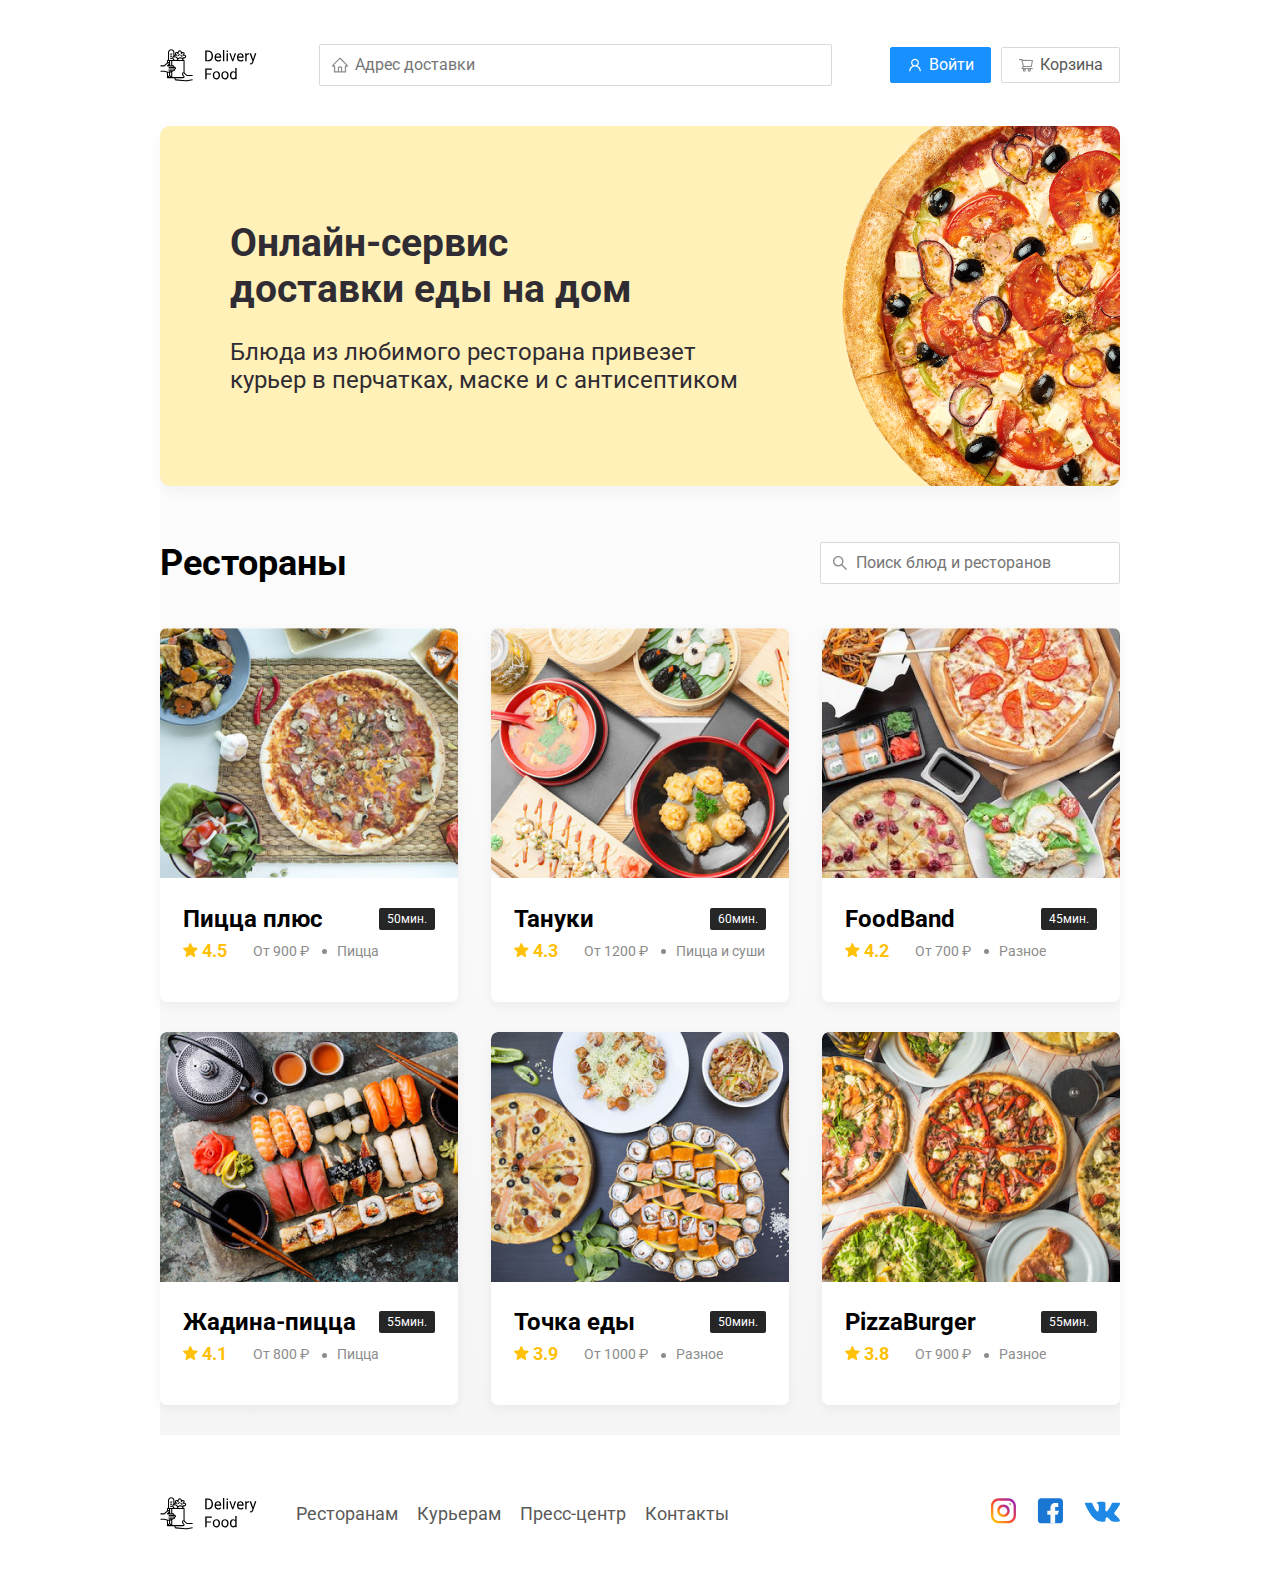
<file: index.html>
<!DOCTYPE html>
<html lang="en">
<head>
    <meta charset="UTF-8">
    <meta name="viewport" content="width=device-width, initial-scale=1.0">
    <title>Delivery Food - доставка еды на дом</title>
    
    <link href="https://fonts.googleapis.com/css2?family=Roboto&display=swap" rel="stylesheet">
    <link rel="stylesheet" href="css/normalize.css">
    <link rel="stylesheet" href="css/style.css">
</head>
<body>
   <div class="container">
        <!-- Шапка сайта -->
    <header class="header">
        <img src="img/logo.svg" alt="logo" class="logo">
        <input type="text" class="input input-address" placeholder="Адрес доставки">
        <div class="buttons">
            <button class="button button-primary">
                <img src="img/user.svg" alt="user" class="button-icon">
               <span class="button-text">Войти</span>
            </button>
            <button class="button">
                <img src="img/shopping-cart.svg" alt="cart" class="button-icon">
                <span class="button-text">Корзина</span>
            </button>
        </div>
    </header>

    <main class="main">
        <section class="promo">
            <h1 class="promo-title">Онлайн-сервис <br> доставки еды на дом</h1>
            <p class="promo-text">Блюда из любимого ресторана привезет курьер в перчатках, маске и с антисептиком</p>
        </section>
    
        <section class="restaraunts">
            <div class="section-heading">
            <h2 class="section-title">Рестораны</h2>
            <input type="text" class="input input-search" placeholder="Поиск блюд и ресторанов">
        </div>
        
        <div class="cards">
            <a href="tanuki.html" class="card">
                <img src="img/card1.jpg" alt="" class="card-image">
                <div class="card-text">
                    <div class="card-heading">
                        <h3 class="card-title">
                            Пицца плюс
                        </h3>
                        <span class="card-tag tag">
                            50мин.
                        </span>
                    </div>
    
                    <div class="card-info">
                        <div class="rating">
                            <img src="img/rating.svg" alt="star" class="rating-star">
                            4.5
                        </div>
                        <div class="price">
                            От 900 ₽
                        </div>
                        <div class="category">
                            Пицца 
                        </div>
                    </div>
                </div>
            </a>
            <!--card-->
    
            <a href="tanuki.html" class="card">
                <img src="img/card2.jpg" alt="" class="card-image">
                <div class="card-text">
                    <div class="card-heading">
                        <h3 class="card-title">
                            Тануки 
                        </h3>
                        <span class="card-tag tag">
                            60мин.
                        </span>
                    </div>
    
                    <div class="card-info">
                        <div class="rating">
                            <img src="img/rating.svg" alt="star" class="rating-star">
                            4.3
                        </div>
                        <div class="price">
                            От 1200 ₽
                        </div>
                        <div class="category">
                            Пицца и суши 
                        </div>
                    </div>
                </div>
            </a>
            <!--card-->
    
            <a href="foodband.html" class="card">
                <img src="img/card3.jpg" alt="" class="card-image">
                <div class="card-text">
                    <div class="card-heading">
                        <h3 class="card-title">
                            FoodBand
                        </h3>
                        <span class="card-tag tag">
                            45мин.
                        </span>
                    </div>
    
                    <div class="card-info">
                        <div class="rating">
                            <img src="img/rating.svg" alt="star" class="rating-star">
                            4.2
                        </div>
                        <div class="price">
                            От 700 ₽
                        </div>
                        <div class="category">
                            Разное 
                        </div>
                    </div>
                </div>
            </a>
            <!--card-->
    
            <a href="jadina-pizza.html" class="card">
                <img src="img/card4.jpg" alt="" class="card-image">
                <div class="card-text">
                    <div class="card-heading">
                        <h3 class="card-title">
                            Жадина-пицца
                        </h3>
                        <span class="card-tag tag">
                            55мин.
                        </span>
                    </div>
    
                    <div class="card-info">
                        <div class="rating">
                            <img src="img/rating.svg" alt="star" class="rating-star">
                            4.1
                        </div>
                        <div class="price">
                            От 800 ₽
                        </div>
                        <div class="category">
                            Пицца 
                        </div>
                    </div>
                </div>
            </a>
            <!--card-->
    
            <a href="tochkaedi.html" class="card">
                <img src="img/card5.jpg" alt="" class="card-image">
                <div class="card-text">
                    <div class="card-heading">
                        <h3 class="card-title">
                            Точка еды
                        </h3>
                        <span class="card-tag tag">
                            50мин.
                        </span>
                    </div>
    
                    <div class="card-info">
                        <div class="rating">
                            <img src="img/rating.svg" alt="star" class="rating-star">
                            3.9
                        </div>
                        <div class="price">
                            От 1000 ₽
                        </div>
                        <div class="category">
                            Разное 
                        </div>
                    </div>
                </div>
            </a>
            <!--card-->
    
            <a href="pizzaburger.html" class="card">
                <img src="img/card6.jpg" alt="" class="card-image">
                <div class="card-text">
                    <div class="card-heading">
                        <h3 class="card-title">
                            PizzaBurger
                        </h3>
                        <span class="card-tag tag">
                            55мин.
                        </span>
                    </div>
    
                    <div class="card-info">
                        <div class="rating">
                            <img src="img/rating.svg" alt="star" class="rating-star">
                            3.8
                        </div>
                        <div class="price">
                            От 900 ₽
                        </div>
                        <div class="category">
                            Разное 
                        </div>
                    </div>
                </div>
            </a>
            <!--card-->
        </div>
        <!--cards-->
        </section> 
    </main>

    <footer class="footer">
        <div class="footer-block">
            <img src="img/logo.svg" alt="logo" class="logo footer-logo">
            <nav class="footer-nav">
                <a href="#" class="footer-link">Ресторанам</a>
                <a href="#" class="footer-link">Курьерам</a>
                <a href="#" class="footer-link">Пресс-центр</a>
                <a href="#" class="footer-link">Контакты</a>
            </nav>
            <div class="social-links">
                <a href="#" class="social-link"><img src="img/inst.svg" alt="social-link"></a>
                <a href="#" class="social-link"><img src="img/face.svg" alt="social-link"></a>
                <a href="#" class="social-link"><img src="img/vk.svg" alt="social-link"></a>
            </div>
        </div>
    </footer>
   </div>

</body>
</html>
</file>
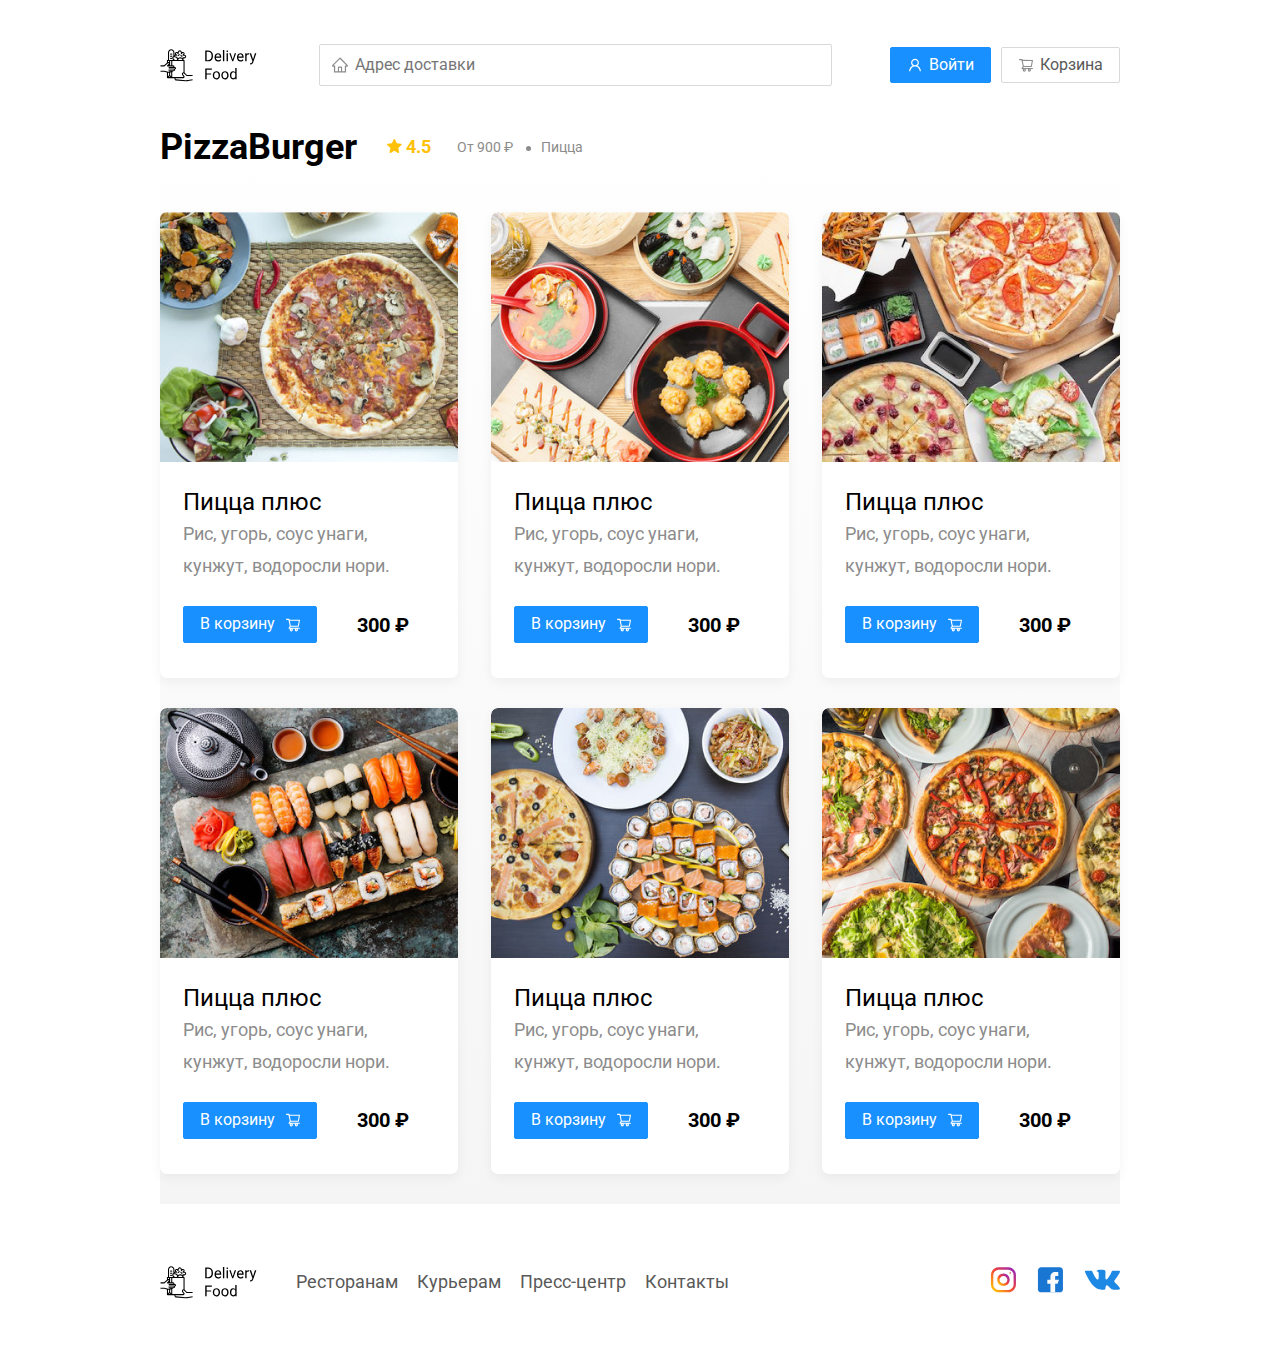
<file: foodband.html>
<!DOCTYPE html>
<html lang="en">
<head>
    <meta charset="UTF-8">
    <meta name="viewport" content="width=device-width, initial-scale=1.0">
    <title>PizzaBurger - доставка еды на дом</title>
    
    <link href="https://fonts.googleapis.com/css2?family=Roboto&display=swap" rel="stylesheet">
    <link rel="stylesheet" href="css/normalize.css">
    <link rel="stylesheet" href="css/style.css">
</head>
<body>
   <div class="container">
        <!-- Шапка сайта -->
    <header class="header">
        <img src="img/logo.svg" alt="logo" class="logo">
        <input type="text" class="input input-address" placeholder="Адрес доставки">
        <div class="buttons">
            <button class="button button-primary">
                <img src="img/user.svg" alt="user" class="button-icon">
               <span class="button-text">Войти</span>
            </button>
            <button class="button">
                <img src="img/shopping-cart.svg" alt="cart" class="button-icon">
                <span class="button-text">Корзина</span>
            </button>
        </div>
    </header>

    <main class="main">
    
        <section class="restaraunts">
            <div class="section-heading">
            <h2 class="section-title">PizzaBurger</h2>
            <div class="card-info">
                <div class="rating">
                    <img src="img/rating.svg" alt="star" class="rating-star">
                    4.5
                </div>
                <div class="price">
                    От 900 ₽
                </div>
                <div class="category">
                    Пицца 
                </div>
            </div>
        </div>
        
        <div class="cards">
            <div class="card">
                <img src="img/card1.jpg" alt="" class="card-image">
                <div class="card-text">
                    <div class="card-heading">
                        <h3 class="card-title card-title-reg">
                            Пицца плюс
                        </h3>
                      
                    </div>
    
                    <div class="card-info">
                     
                        <div class="ingredients">
                            Рис, угорь, соус унаги, кунжут, водоросли нори.
                        </div>
                    </div>
                    <div class="card-buttons">
                        <button class="button button-primary">
                            <span class="button-card-text">В корзину</span>
                            <img src="img/shopping-cart1.svg" alt="shopping-cart" class="button-card-image">
                        </button>
                        <strong class="card-price-bold">300 ₽</strong>
                    </div>
                </div>
            </div>
            <!--card-->
    
            <div class="card">
                <img src="img/card2.jpg" alt="" class="card-image">
                <div class="card-text">
                    <div class="card-heading">
                        <h3 class="card-title card-title-reg">
                            Пицца плюс
                        </h3>
                      
                    </div>
    
                    <div class="card-info">
                     
                        <div class="ingredients">
                            Рис, угорь, соус унаги, кунжут, водоросли нори.
                        </div>
                    </div>
                    <div class="card-buttons">
                        <button class="button button-primary">
                            <span class="button-card-text">В корзину</span>
                            <img src="img/shopping-cart1.svg" alt="shopping-cart" class="button-card-image">
                        </button>
                        <strong class="card-price-bold">300 ₽</strong>
                    </div>
                </div>
            </div>
            <!--card-->
    
            <div class="card">
                <img src="img/card3.jpg" alt="" class="card-image">
                <div class="card-text">
                    <div class="card-heading">
                        <h3 class="card-title card-title-reg">
                            Пицца плюс
                        </h3>
                      
                    </div>
    
                    <div class="card-info">
                     
                        <div class="ingredients">
                            Рис, угорь, соус унаги, кунжут, водоросли нори.
                        </div>
                    </div>
                    <div class="card-buttons">
                        <button class="button button-primary">
                            <span class="button-card-text">В корзину</span>
                            <img src="img/shopping-cart1.svg" alt="shopping-cart" class="button-card-image">
                        </button>
                        <strong class="card-price-bold">300 ₽</strong>
                    </div>
                </div>
            </div>
            <!--card-->
    
            <div class="card">
                <img src="img/card4.jpg" alt="" class="card-image">
                <div class="card-text">
                    <div class="card-heading">
                        <h3 class="card-title card-title-reg">
                            Пицца плюс
                        </h3>
                      
                    </div>
    
                    <div class="card-info">
                     
                        <div class="ingredients">
                            Рис, угорь, соус унаги, кунжут, водоросли нори.
                        </div>
                    </div>
                    <div class="card-buttons">
                        <button class="button button-primary">
                            <span class="button-card-text">В корзину</span>
                            <img src="img/shopping-cart1.svg" alt="shopping-cart" class="button-card-image">
                        </button>
                        <strong class="card-price-bold">300 ₽</strong>
                    </div>
                </div>
            </div>
            <!--card-->
    
            <div class="card">
                <img src="img/card5.jpg" alt="" class="card-image">
                <div class="card-text">
                    <div class="card-heading">
                        <h3 class="card-title card-title-reg">
                            Пицца плюс
                        </h3>
                      
                    </div>
    
                    <div class="card-info">
                     
                        <div class="ingredients">
                            Рис, угорь, соус унаги, кунжут, водоросли нори.
                        </div>
                    </div>
                    <div class="card-buttons">
                        <button class="button button-primary">
                            <span class="button-card-text">В корзину</span>
                            <img src="img/shopping-cart1.svg" alt="shopping-cart" class="button-card-image">
                        </button>
                        <strong class="card-price-bold">300 ₽</strong>
                    </div>
                </div>
            </div>
            <!--card-->
    
            <div class="card">
                <img src="img/card6.jpg" alt="" class="card-image">
                <div class="card-text">
                    <div class="card-heading">
                        <h3 class="card-title card-title-reg">
                            Пицца плюс
                        </h3>
                      
                    </div>
    
                    <div class="card-info">
                     
                        <div class="ingredients">
                            Рис, угорь, соус унаги, кунжут, водоросли нори.
                        </div>
                    </div>
                    <div class="card-buttons">
                        <button class="button button-primary">
                            <span class="button-card-text">В корзину</span>
                            <img src="img/shopping-cart1.svg" alt="shopping-cart" class="button-card-image">
                        </button>
                        <strong class="card-price-bold">300 ₽</strong>
                    </div>
                </div>
            </div>
            <!--card-->
        </div>
        <!--cards-->
        </section> 
    </main>

    <footer class="footer">
        <div class="footer-block">
            <img src="img/logo.svg" alt="logo" class="logo footer-logo">
            <nav class="footer-nav">
                <a href="#" class="footer-link">Ресторанам</a>
                <a href="#" class="footer-link">Курьерам</a>
                <a href="#" class="footer-link">Пресс-центр</a>
                <a href="#" class="footer-link">Контакты</a>
            </nav>
            <div class="social-links">
                <a href="#" class="social-link"><img src="img/inst.svg" alt="social-link"></a>
                <a href="#" class="social-link"><img src="img/face.svg" alt="social-link"></a>
                <a href="#" class="social-link"><img src="img/vk.svg" alt="social-link"></a>
            </div>
        </div>
    </footer>
   </div>

</body>
</html>
</file>
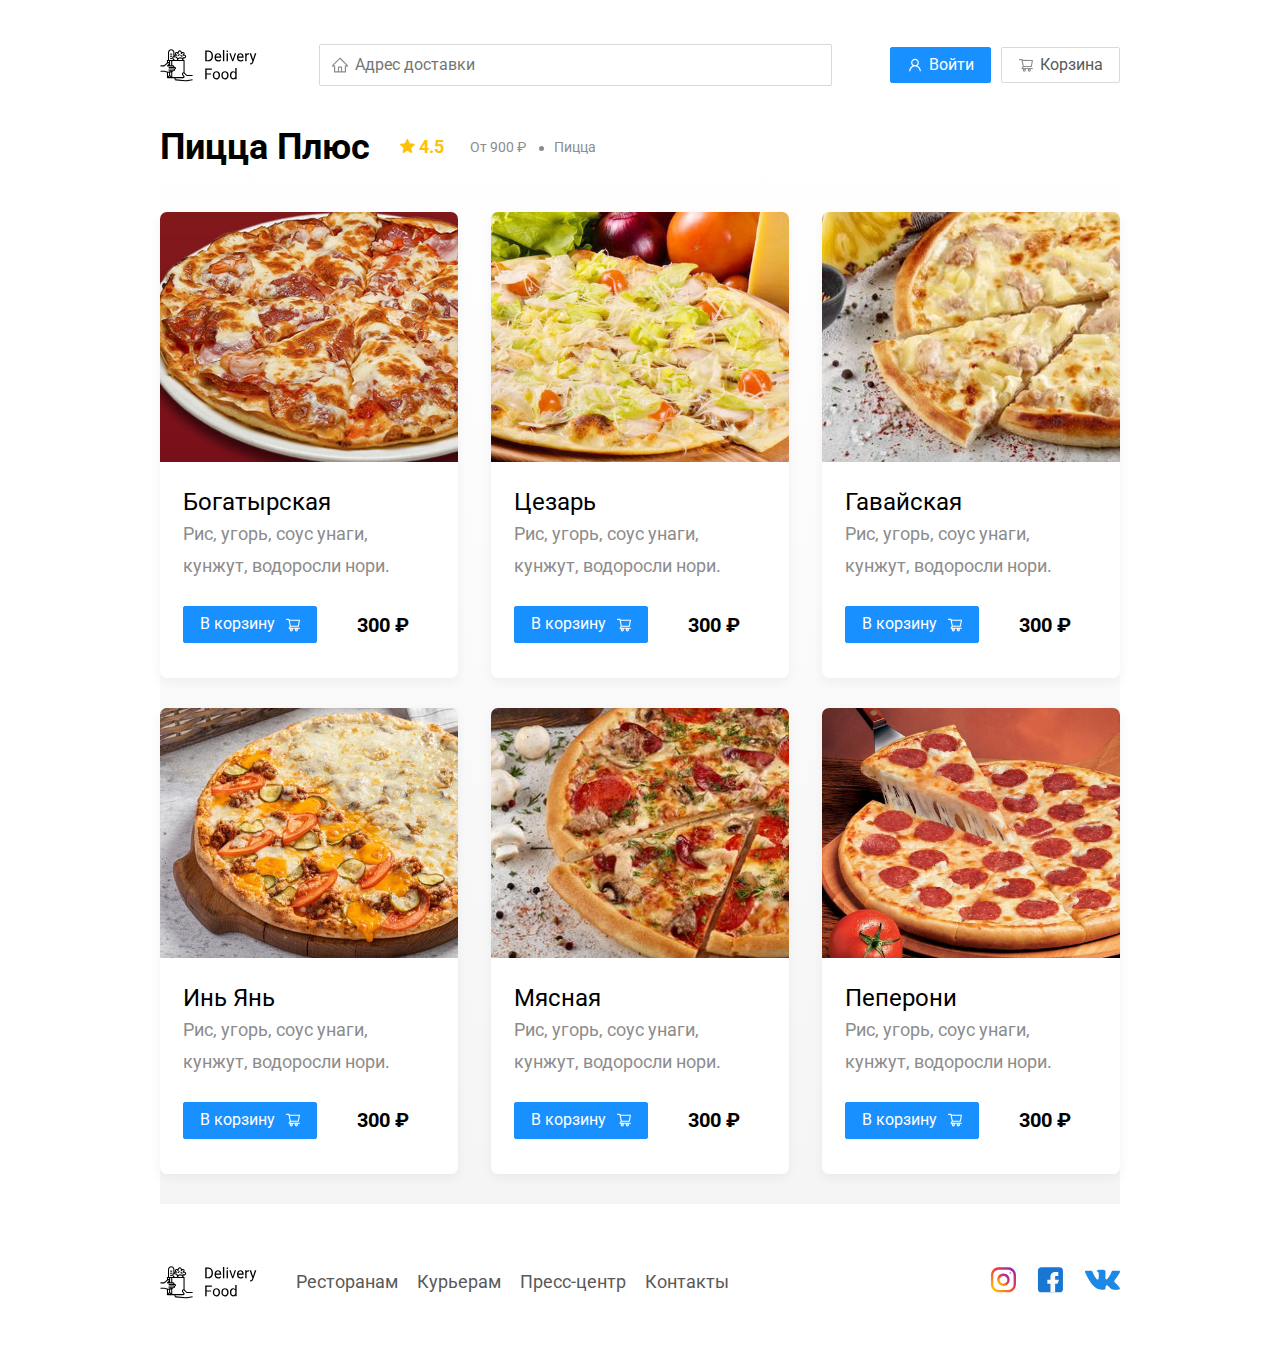
<file: pizzaplus.html>
<!DOCTYPE html>
<html lang="en">
<head>
    <meta charset="UTF-8">
    <meta name="viewport" content="width=device-width, initial-scale=1.0">
    <title>PizzaBurger - доставка еды на дом</title>
    
    <link href="https://fonts.googleapis.com/css2?family=Roboto&display=swap" rel="stylesheet">
    <link rel="stylesheet" href="css/normalize.css">
    <link rel="stylesheet" href="css/style.css">
</head>
<body>
   <div class="container">
        <!-- Шапка сайта -->
    <header class="header">
        <img src="img/logo.svg" alt="logo" class="logo">
        <input type="text" class="input input-address" placeholder="Адрес доставки">
        <div class="buttons">
            <button class="button button-primary">
                <img src="img/user.svg" alt="user" class="button-icon">
               <span class="button-text">Войти</span>
            </button>
            <button class="button">
                <img src="img/shopping-cart.svg" alt="cart" class="button-icon">
                <span class="button-text">Корзина</span>
            </button>
        </div>
    </header>

    <main class="main">
    
        <section class="restaraunts">
            <div class="section-heading">
            <h2 class="section-title">Пицца Плюс</h2>
            <div class="card-info">
                <div class="rating">
                    <img src="img/rating.svg" alt="star" class="rating-star">
                    4.5
                </div>
                <div class="price">
                    От 900 ₽
                </div>
                <div class="category">
                    Пицца 
                </div>
            </div>
        </div>
        
        <div class="cards">
            <div class="card">
                <img src="img/pizzaplus/bogatirskaya.jpg" alt="" class="card-image">
                <div class="card-text">
                    <div class="card-heading">
                        <h3 class="card-title card-title-reg">
                            Богатырская
                        </h3>
                      
                    </div>
    
                    <div class="card-info">
                     
                        <div class="ingredients">
                            Рис, угорь, соус унаги, кунжут, водоросли нори.
                        </div>
                    </div>
                    <div class="card-buttons">
                        <button class="button button-primary">
                            <span class="button-card-text">В корзину</span>
                            <img src="img/shopping-cart1.svg" alt="shopping-cart" class="button-card-image">
                        </button>
                        <strong class="card-price-bold">300 ₽</strong>
                    </div>
                </div>
            </div>
            <!--card-->
    
            <div class="card">
                <img src="img/pizzaplus/cezar.jpg" alt="" class="card-image">
                <div class="card-text">
                    <div class="card-heading">
                        <h3 class="card-title card-title-reg">
                            Цезарь
                        </h3>
                      
                    </div>
    
                    <div class="card-info">
                     
                        <div class="ingredients">
                            Рис, угорь, соус унаги, кунжут, водоросли нори.
                        </div>
                    </div>
                    <div class="card-buttons">
                        <button class="button button-primary">
                            <span class="button-card-text">В корзину</span>
                            <img src="img/shopping-cart1.svg" alt="shopping-cart" class="button-card-image">
                        </button>
                        <strong class="card-price-bold">300 ₽</strong>
                    </div>
                </div>
            </div>
            <!--card-->
    
            <div class="card">
                <img src="img/pizzaplus/gavai.jpeg" alt="" class="card-image">
                <div class="card-text">
                    <div class="card-heading">
                        <h3 class="card-title card-title-reg">
                            Гавайская
                        </h3>
                      
                    </div>
    
                    <div class="card-info">
                     
                        <div class="ingredients">
                            Рис, угорь, соус унаги, кунжут, водоросли нори.
                        </div>
                    </div>
                    <div class="card-buttons">
                        <button class="button button-primary">
                            <span class="button-card-text">В корзину</span>
                            <img src="img/shopping-cart1.svg" alt="shopping-cart" class="button-card-image">
                        </button>
                        <strong class="card-price-bold">300 ₽</strong>
                    </div>
                </div>
            </div>
            <!--card-->
    
            <div class="card">
                <img src="img/pizzaplus/inyan.jpg" alt="" class="card-image">
                <div class="card-text">
                    <div class="card-heading">
                        <h3 class="card-title card-title-reg">
                            Инь Янь
                        </h3>
                      
                    </div>
    
                    <div class="card-info">
                     
                        <div class="ingredients">
                            Рис, угорь, соус унаги, кунжут, водоросли нори.
                        </div>
                    </div>
                    <div class="card-buttons">
                        <button class="button button-primary">
                            <span class="button-card-text">В корзину</span>
                            <img src="img/shopping-cart1.svg" alt="shopping-cart" class="button-card-image">
                        </button>
                        <strong class="card-price-bold">300 ₽</strong>
                    </div>
                </div>
            </div>
            <!--card-->
    
            <div class="card">
                <img src="img/pizzaplus/myasnaya.jpeg" alt="" class="card-image">
                <div class="card-text">
                    <div class="card-heading">
                        <h3 class="card-title card-title-reg">
                            Мясная
                        </h3>
                      
                    </div>
    
                    <div class="card-info">
                     
                        <div class="ingredients">
                            Рис, угорь, соус унаги, кунжут, водоросли нори.
                        </div>
                    </div>
                    <div class="card-buttons">
                        <button class="button button-primary">
                            <span class="button-card-text">В корзину</span>
                            <img src="img/shopping-cart1.svg" alt="shopping-cart" class="button-card-image">
                        </button>
                        <strong class="card-price-bold">300 ₽</strong>
                    </div>
                </div>
            </div>
            <!--card-->
    
            <div class="card">
                <img src="img/pizzaplus/pepeproni.jpg" alt="" class="card-image">
                <div class="card-text">
                    <div class="card-heading">
                        <h3 class="card-title card-title-reg">
                            Пеперони
                        </h3>
                      
                    </div>
    
                    <div class="card-info">
                     
                        <div class="ingredients">
                            Рис, угорь, соус унаги, кунжут, водоросли нори.
                        </div>
                    </div>
                    <div class="card-buttons">
                        <button class="button button-primary">
                            <span class="button-card-text">В корзину</span>
                            <img src="img/shopping-cart1.svg" alt="shopping-cart" class="button-card-image">
                        </button>
                        <strong class="card-price-bold">300 ₽</strong>
                    </div>
                </div>
            </div>
            <!--card-->
        </div>
        <!--cards-->
        </section> 
    </main>

    <footer class="footer">
        <div class="footer-block">
            <img src="img/logo.svg" alt="logo" class="logo footer-logo">
            <nav class="footer-nav">
                <a href="#" class="footer-link">Ресторанам</a>
                <a href="#" class="footer-link">Курьерам</a>
                <a href="#" class="footer-link">Пресс-центр</a>
                <a href="#" class="footer-link">Контакты</a>
            </nav>
            <div class="social-links">
                <a href="#" class="social-link"><img src="img/inst.svg" alt="social-link"></a>
                <a href="#" class="social-link"><img src="img/face.svg" alt="social-link"></a>
                <a href="#" class="social-link"><img src="img/vk.svg" alt="social-link"></a>
            </div>
        </div>
    </footer>
   </div>

</body>
</html>
</file>
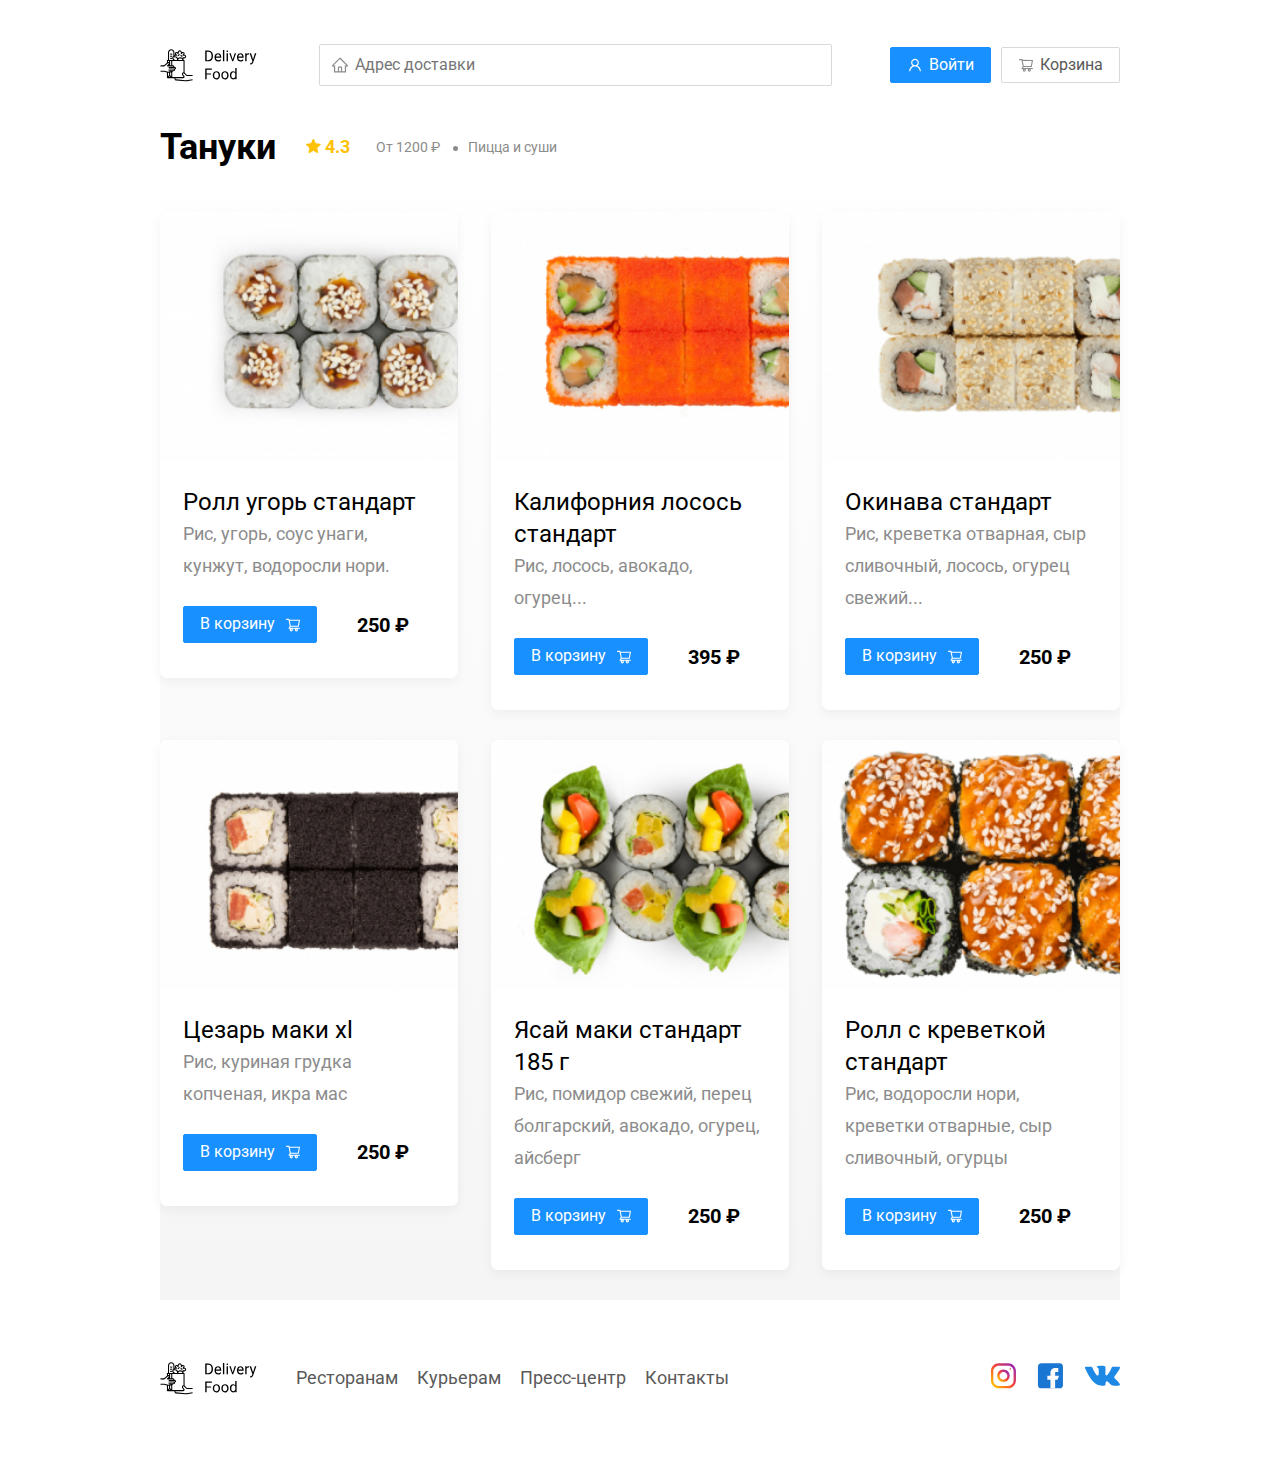
<file: tanuki.html>
<!DOCTYPE html>
<html lang="en">
<head>
    <meta charset="UTF-8">
    <meta name="viewport" content="width=device-width, initial-scale=1.0">
    <title>PizzaBurger - доставка еды на дом</title>
    
    <link href="https://fonts.googleapis.com/css2?family=Roboto&display=swap" rel="stylesheet">
    <link rel="stylesheet" href="css/normalize.css">
    <link rel="stylesheet" href="css/animate.css">
    <link rel="stylesheet" href="css/style.css">
</head>
<body>
   <div class="container">
        <!-- Шапка сайта -->
    <header class="header">
        <img src="img/logo.svg" alt="logo" class="logo">
        <input type="text" class="input input-address" placeholder="Адрес доставки">
        <div class="buttons">
            <button class="button button-primary">
                <img src="img/user.svg" alt="user" class="button-icon">
               <span class="button-text">Войти</span>
            </button>
            <button class="button" id="cart-button">
                <img src="img/shopping-cart.svg" alt="cart" class="button-icon">
                <span class="button-text">Корзина</span>
            </button>
        </div>
    </header>

    <main class="main">
    
        <section class="restaraunts">
            <div class="section-heading">
            <h2 class="section-title">Тануки</h2>
            <div class="card-info">
                <div class="rating">
                    <img src="img/rating.svg" alt="star" class="rating-star">
                    4.3
                </div>
                <div class="price">
                    От 1200 ₽
                </div>
                <div class="category">
                    Пицца и суши
                </div>
            </div>
        </div>
        
        <div class="cards">
            <div class="card wow fadeInUp " data-wow-delay='0.2s'>
                <img src="img/Tanuki/card1.jpg" alt="" class="card-image">
                <div class="card-text">
                    <div class="card-heading">
                        <h3 class="card-title card-title-reg">
                            Ролл угорь стандарт
                        </h3>
                      
                    </div>
    
                    <div class="card-info">
                     
                        <div class="ingredients">
                            Рис, угорь, соус унаги, кунжут, водоросли нори.
                        </div>
                    </div>
                    <div class="card-buttons">
                        <button class="button button-primary">
                            <span class="button-card-text">В корзину</span>
                            <img src="img/shopping-cart1.svg" alt="shopping-cart" class="button-card-image">
                        </button>
                        <strong class="card-price-bold">250 ₽</strong>
                    </div>
                </div>
            </div>
            <!--card-->
    
            <div class="card wow fadeInUp " data-wow-delay='0.4s'>
                <img src="img/Tanuki/card2.jpg" alt="" class="card-image">
                <div class="card-text">
                    <div class="card-heading">
                        <h3 class="card-title card-title-reg">
                            Калифорния лосось стандарт
                        </h3>
                      
                    </div>
    
                    <div class="card-info">
                     
                        <div class="ingredients">
                            Рис, лосось, авокадо, огурец...
                        </div>
                    </div>
                    <div class="card-buttons">
                        <button class="button button-primary">
                            <span class="button-card-text">В корзину</span>
                            <img src="img/shopping-cart1.svg" alt="shopping-cart" class="button-card-image">
                        </button>
                        <strong class="card-price-bold">395 ₽</strong>
                    </div>
                </div>
            </div>
            <!--card-->
    
            <div class="card wow fadeInUp " data-wow-delay='0.6s'>
                <img src="img/Tanuki/card3.jpg" alt="" class="card-image">
                <div class="card-text">
                    <div class="card-heading">
                        <h3 class="card-title card-title-reg">
                            Окинава стандарт
                        </h3>
                      
                    </div>
    
                    <div class="card-info">
                     
                        <div class="ingredients">
                            Рис, креветка отварная, сыр сливочный, лосось, огурец свежий...
                        </div>
                    </div>
                    <div class="card-buttons">
                        <button class="button button-primary">
                            <span class="button-card-text">В корзину</span>
                            <img src="img/shopping-cart1.svg" alt="shopping-cart" class="button-card-image">
                        </button>
                        <strong class="card-price-bold">250 ₽</strong>
                    </div>
                </div>
            </div>
            <!--card-->
    
            <div class="card wow fadeInUp " data-wow-delay='0.2s'>
                <img src="img/Tanuki/card4.jpg" alt="" class="card-image">
                <div class="card-text">
                    <div class="card-heading">
                        <h3 class="card-title card-title-reg">
                            Цезарь маки хl
                        </h3>
                      
                    </div>
    
                    <div class="card-info">
                     
                        <div class="ingredients">
                            Рис, куриная грудка копченая, икра мас
                        </div>
                    </div>
                    <div class="card-buttons">
                        <button class="button button-primary">
                            <span class="button-card-text">В корзину</span>
                            <img src="img/shopping-cart1.svg" alt="shopping-cart" class="button-card-image">
                        </button>
                        <strong class="card-price-bold">250 ₽</strong>
                    </div>
                </div>
            </div>
            <!--card-->
    
            <div class="card wow fadeInUp " data-wow-delay='0.4s'>
                <img src="img/Tanuki/card5.jpg" alt="" class="card-image">
                <div class="card-text">
                    <div class="card-heading">
                        <h3 class="card-title card-title-reg">
                            Ясай маки стандарт 185 г
                        </h3>
                      
                    </div>
    
                    <div class="card-info">
                     
                        <div class="ingredients">
                            Рис, помидор свежий, перец болгарский, авокадо, огурец, айсберг
                        </div>
                    </div>
                    <div class="card-buttons">
                        <button class="button button-primary">
                            <span class="button-card-text">В корзину</span>
                            <img src="img/shopping-cart1.svg" alt="shopping-cart" class="button-card-image">
                        </button>
                        <strong class="card-price-bold">250 ₽</strong>
                    </div>
                </div>
            </div>
            <!--card-->
    
            <div class="card wow fadeInUp " data-wow-delay='0.6s'>
                <img src="img/Tanuki/card6.jpg" alt="" class="card-image">
                <div class="card-text">
                    <div class="card-heading">
                        <h3 class="card-title card-title-reg">
                            Ролл с креветкой стандарт
                        </h3>
                      
                    </div>
    
                    <div class="card-info">
                     
                        <div class="ingredients">
                            Рис, водоросли нори, креветки отварные, сыр сливочный, огурцы
                        </div>
                    </div>
                    <div class="card-buttons">
                        <button class="button button-primary">
                            <span class="button-card-text">В корзину</span>
                            <img src="img/shopping-cart1.svg" alt="shopping-cart" class="button-card-image">
                        </button>
                        <strong class="card-price-bold">250 ₽</strong>
                    </div>
                </div>
            </div>
            <!--card-->
        </div>
        <!--cards-->
        </section> 
    </main>

    <footer class="footer">
        <div class="footer-block">
            <img src="img/logo.svg" alt="logo" class="logo footer-logo">
            <nav class="footer-nav">
                <a href="#" class="footer-link">Ресторанам</a>
                <a href="#" class="footer-link">Курьерам</a>
                <a href="#" class="footer-link">Пресс-центр</a>
                <a href="#" class="footer-link">Контакты</a>
            </nav>
            <div class="social-links">
                <a href="#" class="social-link"><img src="img/inst.svg" alt="social-link"></a>
                <a href="#" class="social-link"><img src="img/face.svg" alt="social-link"></a>
                <a href="#" class="social-link"><img src="img/vk.svg" alt="social-link"></a>
            </div>
        </div>
    </footer>
   </div>
   <div class="modal">
       <div class="modal-dialog">
           <div class="modal-header">
               <h3 class="modal-title">Корзина</h3>
               <button class="close">&times;</button>
           </div>

           <div class="modal-body">
               <div class="food-row">
                   <span class="food-name">Ролл угорь стандарт</span>
                   <strong class="food-price">250 ₽</strong>
                <div class="food-counter">
                    <button class="counter-button">-</button>
                    <span class="counter">1</span>
                    <button class="counter-button">+</button>
                </div>
               </div>

               <div class="food-row">
                <span class="food-name">Ролл угорь стандарт</span>
                <strong class="food-price">250 ₽</strong>
             <div class="food-counter">
                 <button class="counter-button">-</button>
                 <span class="counter">1</span>
                 <button class="counter-button">+</button>
             </div>
            </div>

            <div class="food-row">
                <span class="food-name">Ролл угорь стандарт</span>
                <strong class="food-price">250 ₽</strong>
             <div class="food-counter">
                 <button class="counter-button">-</button>
                 <span class="counter">1</span>
                 <button class="counter-button">+</button>
             </div>
            </div>

            <div class="food-row">
                <span class="food-name">Ролл угорь стандарт</span>
                <strong class="food-price">250 ₽</strong>
             <div class="food-counter">
                 <button class="counter-button">-</button>
                 <span class="counter">1</span>
                 <button class="counter-button">+</button>
             </div>
            </div>

            <div class="food-row">
                <span class="food-name">Ролл угорь стандарт</span>
                <strong class="food-price">250 ₽</strong>
             <div class="food-counter">
                 <button class="counter-button">-</button>
                 <span class="counter">1</span>
                 <button class="counter-button">+</button>
             </div>
            </div>
           </div>
           <div class="modal-footer">
               <span class="modal-price-tag">
                1250 ₽
               </span>
               <div class="footer-buttons">
                   <button class="button button-primary">
                    Оформить заказ
                   </button>
                   <button class="button">
                    Отмена
                   </button>
               </div>
           </div>
        </div>
       </div>
   </div>
   <script src="js/wow.min.js"></script>
<script src="js/main.js"></script>
</body>
</html>
</file>
<file: css/style.css>
*{
    box-sizing: border-box;
}
body{
    font-family: 'Roboto', sans-serif;
    padding-top: 44px;
}
.container{
    max-width: 1200px;
    margin: auto;
}
.header{
    display: flex;
    align-items: center;
    justify-content: space-between;
    
    margin-bottom: 40px;
}
.input{
    background: #FFFFFF;
    border: 1px solid #D9D9D9;
    border-radius: 2px;
    font-size: 16px;
    line-height: 24px;
    padding: 8px;
    padding-left: 35px;
    background-repeat: no-repeat;
    background-position: left 11px center;
}
.input-address{
    flex:0.8;
    background-image: url(../img/home.svg);
}
.input-search{
    margin-left: auto;
    background-image: url(../img/search.svg);
    width: 300px;    
}
.buttons{
    display: flex;
    align-items: center;
}
.button{
    display: flex;
    align-items: center;
    padding: 8px 16px;
    background: #FFFFFF;
    border: 1px solid #D9D9D9;
    box-sizing: border-box;
    box-shadow: 0px 0px 2px rgba(0, 0, 0, 0.0015);
    border-radius: 2px;
    color: #595959;
}
.button-primary{
    background-color: #1890ff;
    border: 1px solid #1890ff;
    color: #fff;
    margin-right: 10px;
}
.button-icon{
    margin-right: 6px;
}
.button-card-text{
    margin-right: 10px;
}
.main{
    background: linear-gradient(180deg, rgba(245, 245, 245, 0) 1.04%, #F5F5F5 100%);
}
.promo{
    box-shadow: 0px 7px 12px rgba(158, 158, 163, 0.1);
    background: #FFF1B8 url(../img/pizza.png) no-repeat top right -100px / 800px;
    border-radius: 10px;
    padding: 68px 70px;
    margin-bottom: 56px;
}
.promo-title{
font-style: normal;
font-weight: bold;
font-size: 39px;
line-height: 46px;

color: #302C34;
}
.promo-text{
    font-style: normal;
    font-weight: normal;    
max-width: 538px;
font-size: 24px;
line-height: 28px;

color: #302C34;
}
.section-heading{
    display: flex;
    align-items: center;
    margin-bottom: 44px;
}
.section-title{
    font-style: normal;
font-weight: bold;
font-size: 36px;
line-height: 42px;
margin: 0;
color: #000000; 
margin-right: 30px;
}
.cards{
    display: flex;
    align-items: flex-start;
    flex-wrap: wrap;
    justify-content: space-between;
}
.card{
    background: #FFFFFF;
box-shadow: 0px 4px 12px rgba(0, 0, 0, 0.05);
border-radius: 7px;
overflow: hidden;
margin-bottom: 30px;
flex-basis: 31%;
text-decoration: none;
}
.card-image{
    width: 384px;
    height: 250px;
    object-fit: cover;
}
.card-text{
    padding-top: 20px;
    padding-bottom: 35px;
    padding-left: 23px;
    padding-right: 23px;
}
.card-heading{
    display: flex;
    align-items: center;
    justify-content: space-between;
}
.card-title{
    margin: 0;
 font-style: normal;
font-weight: bold;
font-size: 24px;
line-height: 32px;
color:#000000;
}
.card-title-reg{
    font-weight: 400;
}
.card-tag{
font-style: normal;
font-weight: normal;
font-size: 12px;
line-height: 20px;
color:#fff;
background: #262626;
border-radius: 2px;
padding: 1px 8px;
}

.card-info{
    display: flex;
    align-items: center;
    flex-wrap: wrap;
}
.card-buttons{
    display: flex;
    align-items: center;
    margin-top: 24px;
}
.card-price-bold{
    margin-left: 30px;
    font-size: 20px;
    line-height: 32px;
}
.rating{
margin-right: 26px;
color: #ffc107;
font-style: normal;
font-weight: bold;
font-size: 18px;
line-height: 32px;
}
.price , .category{
    color: #8C8C8C;
    font-style: normal;
    font-weight: normal;
    font-size: 18px;
    line-height: 32px;
}
.ingredients{
    color: #8C8C8C;
    font-style: normal;
    font-weight: normal;
    font-size: 18px;
    line-height: 32px;
}
.category{
    text-overflow: ellipsis ;
    overflow: hidden;
    white-space: nowrap;
    max-width: 150px;
}
.price{
    margin-right: 10px;
}
.price:after{
    content: '';
    display: inline-block;
    width: 5px;
    height: 5px;
    background-color: #8c8c8c;
    vertical-align: middle;
    border-radius: 50%;
    margin-left: 10px;
}
.footer{
    padding: 60px 0;
}
.footer-nav{
    margin-right: auto;
    margin-left: 35px;
}
.footer-block{
    display: flex;
    align-items: center;
    justify-content: space-between;
}
.footer-link{
display: inline-block;
color: #595959;
font-style: normal;
font-weight: normal;
font-size: 18px;
line-height: 21px;
text-decoration: none;
}
.footer-link:not(:last-child){
    margin-right: 15px;
}
.social-links{
    display: flex;
    align-items: center;
}
.social-link:not(:last-child){
    margin-right: 21px;
}
.modal{
    position: fixed;
    left: 0;
    top: 0;
    width: 100%;
    height: 100%;
    background: rgba(0, 0, 0, 0.4);
    display: none;
}
.is_open{
    display: flex;
}
.modal-dialog{
    margin: auto;
max-width: 780px;
width: 95%;
background: #FFFFFF;
border-radius: 5px;
padding: 40px 45px;
}
.modal-header{
    display: flex;
    align-items: center;
    justify-content: space-between;
    margin-bottom: 45px;
}
.modal-title{
    margin: 0;
    font-weight: bold;
    font-size: 36px;
    line-height: 42px;
}
.close{
    font-size: 36px; 
    border: none;
    background-color: transparent;
}
.modal-body{
    margin-bottom: 52px;
}
.food-row{
    display: flex;
    align-items: flex-start;
    justify-content: space-between;
    padding-bottom: 8px;
    border-bottom: 1px solid #d9d9d9;
    margin-bottom: 15px;
}
.food-name{
font-weight: normal;
font-size: 18px;
line-height: 32px;
}
.food-price{
    margin-left: auto;
    margin-right: 47px;
    font-weight: bold;
    font-size: 20px;
    line-height: 32px;
}
.food-counter{
    display: flex;
    align-items: center;
}
.counter-button{
display: flex;
align-items: center;
justify-content: space-between;
width: 39px;
height: 32px;
background: #FFFFFF;
border: 1px solid #40A9FF;
box-sizing: border-box;
border-radius: 2px;
font-weight: normal;
font-size: 14px;
line-height: 22px;
color: #40A9FF;
}
.counter{
font-weight: normal;
font-size: 16px;
line-height: 24px;
margin-left: 10px;
margin-right: 10px;
}
.modal-footer{
    display: flex;
    align-items: center;
    justify-content: space-between;
}
.footer-buttons{
    display: flex;
    align-items: center;
}
.modal-price-tag{
    background: #262626;
    border-radius: 5px;
    font-weight: bold;
    font-size: 20px;
    line-height: 23px;
    color: #fafafa;
    padding: 15px 20px;
}



@media (max-width:1366px) {
    .container{
        max-width:960px;
    }
    .promo{
        background-position: center right -300px;
        background-size: 700px;
    }
    .category , .price{
        font-size: 14px;
    }
    @media(max-width:992px){
        .container{
            max-width: 750px;
        }
        .promo{
            padding: 50px;
            background-size: 500px;
            background-position: center right -230px;
        }
        .promo-text{
            font-size: 18px;
            max-width: 400px;
        }
        .card{
            flex-basis: 49%;
        }
        .footer-link{
            font-size: 16px;
        }
    }
    
}
@media (max-width:768px) {
    .container{
        max-width: 560px;
    }
    .card-info{
        flex-wrap: wrap;
    }
    .card.rating{
        flex-basis: 100%;
    }
    .card-title{
        font-size: 18px;
    }
    .promo{
        background-size: 400px;
        background-position: bottom 65px right -150px;
    }
    .promo-title{
        font-size: 24px;
        line-height: 1.4;
    }
    .promo-text{
        margin-top: 0;
    }
}
@media (max-width:568px) {
    .container{
        max-width: 90%;
    }
    .header{
        flex-wrap: wrap;
    }
    .input-address{
        margin-top: 15px;
        order: 5;
        flex: 1;
    }
    .promo{
        background-image: none;
    }
    .promo-title{
        margin-bottom: 10px;
    }
    .section-title{
        font-size: 20px;
    }
    .card{
        flex-basis: 100%;
    }
    .card-image{
        width: 100%;
    }
    .footer{
        padding: 30px 0;
    }
    .footer-block{
        align-items: flex-start;
    }
    .footer-nav{
        margin-left: 0;
        margin-right: 0;
        order:0;
        margin-left: 0;
        display: flex;
        flex-direction: column;
    }
    .footer-logo{
        margin-right: 20px;
        order:1;
    }
    .social-links{
        order:2;
    }
}
@media (max-width:480px){
    .button-text{
        display: none;
    }
    .button-icon{
        margin: 0;
    }
    .button{
        min-height: 40px;
    }
    .promo{
        padding: 20px;
    }
    .section-heading{
        flex-wrap: wrap;
    }
    .footer-block{
        flex-wrap: wrap;
        flex-direction: column;
        align-items: center;
    }
    .footer-logo{
        order:0;
        margin-bottom: 20px;
    }
    .footer-nav{
        margin-bottom: 20px;
        text-align: center;
    }
    .footer-link.footer-link:not(:last-child){
        margin-right: 0;
    }
}
</file>
